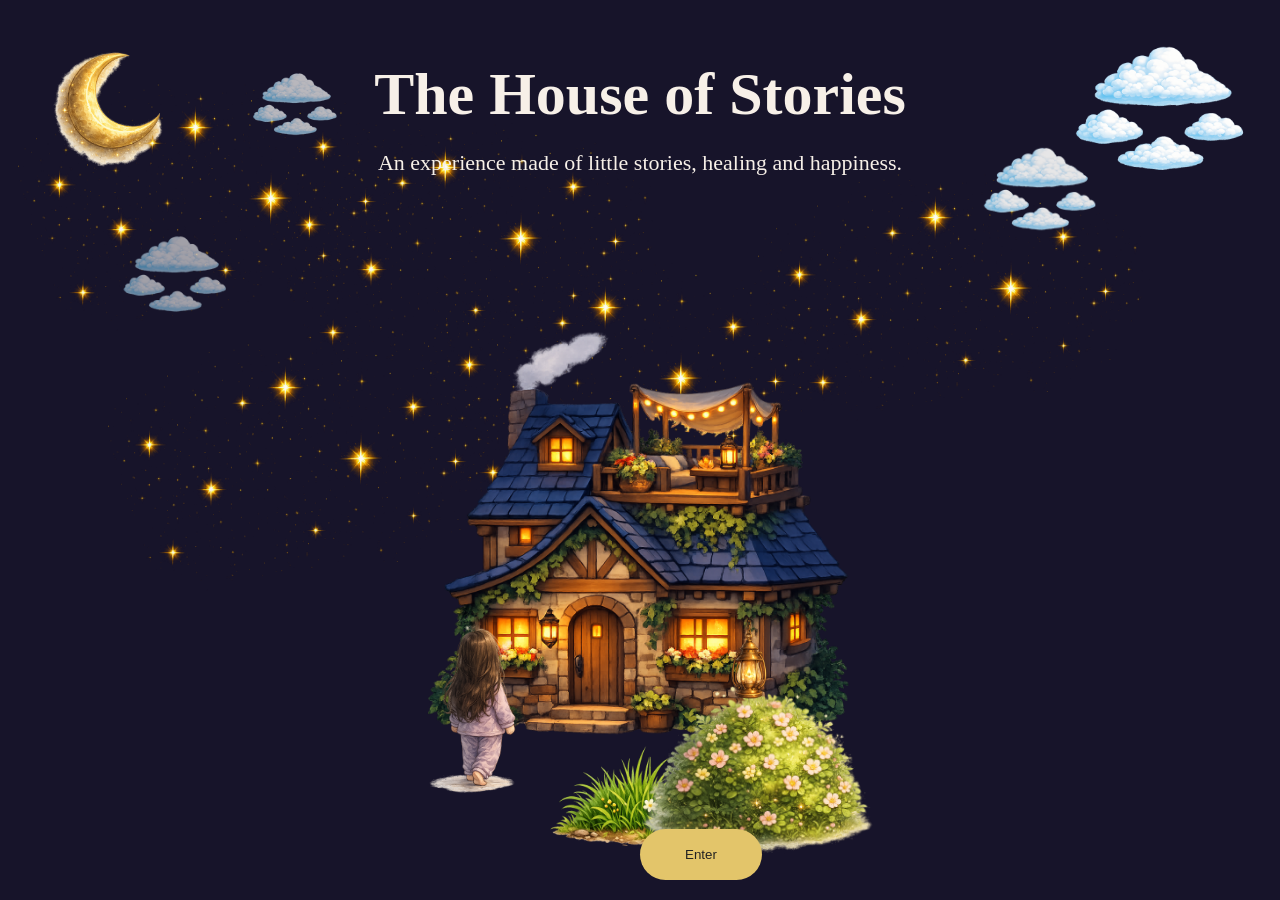
<file: index.html>
<head>

<title>House of Stories</title>

<link rel="stylesheet" href="style.css">

</head>
<body>

<section id="outsideScene" class="outside-scene">
     <img
    id="cat_sleep"
    class="cat"
    src="assets/characters/cat_sleeping.png">

    <img class="moon"
         src="assets/effects/moon.png">

    <img class="stars"
         src="assets/effects/stars.png">
    <img class="stars stars1" src="assets/effects/stars.png">

    <img class="stars stars2" src="assets/effects/stars.png">

    <img class="stars stars3" src="assets/effects/stars.png">

    <img class="stars stars4" src="assets/effects/stars.png">

    <!-- <img class="clouds"
         src="assets/effects/clouds.png"> -->
    <img class="cloud cloud1" src="assets/effects/clouds.png">

    <img class="cloud cloud2" src="assets/effects/clouds.png">

    <img class="cloud cloud3" src="assets/effects/clouds.png">

    <img class="cloud cloud4" src="assets/effects/clouds.png">
    
    <img class="house"
         src="assets/objects/house.png">

    <!-- <img class="tree"
         src="assets/effects/tree.png"> -->

    <img class="grass"
         src="assets/effects/grass.png">

    <img class="bush"
         src="assets/effects/bush.png">

    <img class="girl" id="girl"
         src="assets/characters/girl1.png">
     

    <img class="lantern"
         src="assets/objects/lantern.png">

    <h1>The House of Stories</h1>

    <p>
        An experience made of little stories,
        healing and happiness.
    </p>
    <button id="enterButton" class="main-button">Enter</button>

</section>

<script src="script.js"></script>

</body>
</file>
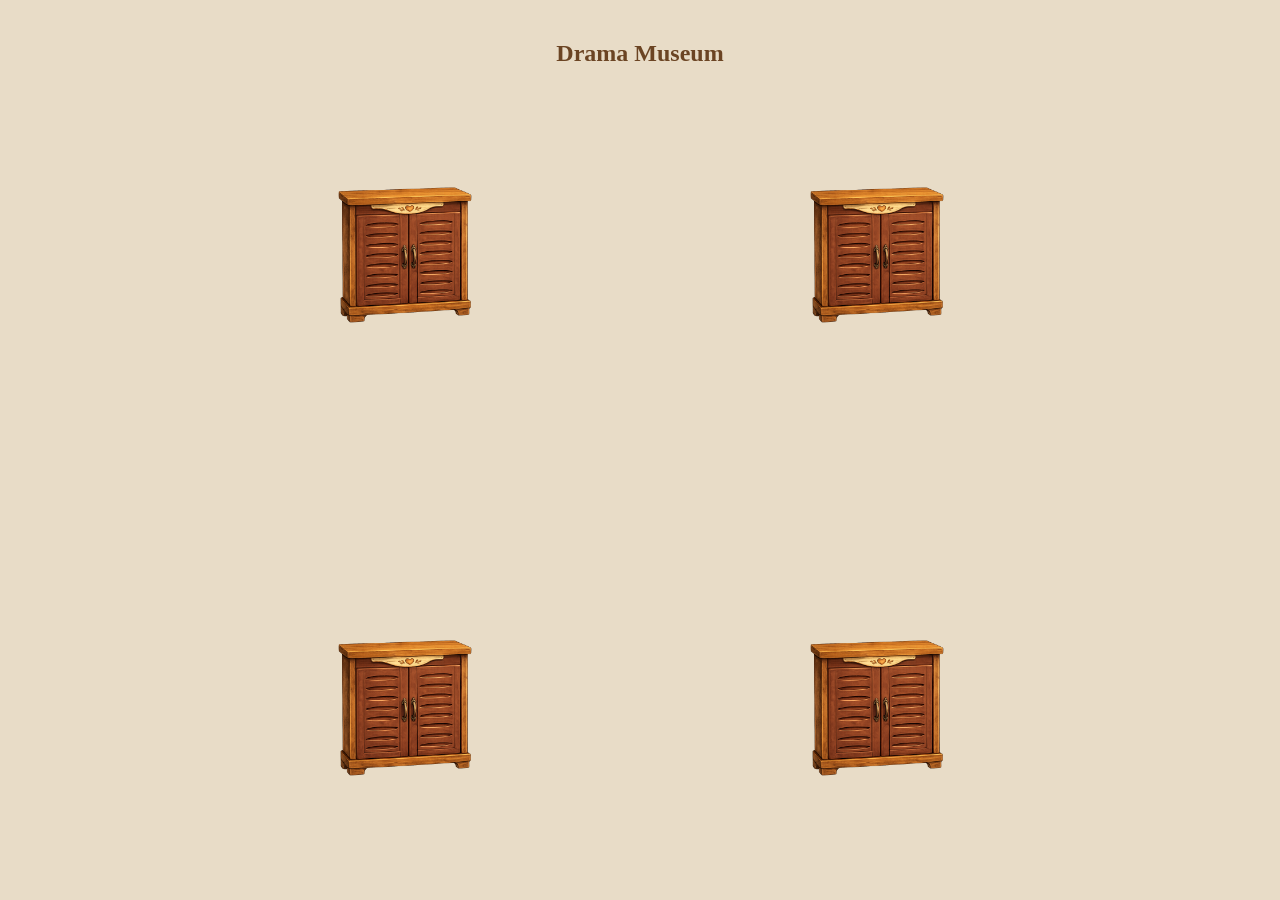
<file: pages/drama.html>
<!DOCTYPE html>
<html lang="en">
    <head>

    <meta charset="UTF-8">
    <meta name="viewport" content="width=device-width, initial-scale=1.0">

    <title>Drama</title>

    <link rel="stylesheet" href="../style.css">

    </head>
    <body>
        <section class="drama-scene">

            <h1>Drama Museum</h1>

            <img
                id="cupboard1"
                class="cupboard cupboard1"
                src="../assets/minigame_objects/cupboard.png">

            <img
                id="cupboard2"
                class="cupboard cupboard2"
                src="../assets/minigame_objects/cupboard.png">

            <img
                id="cupboard3"
                class="cupboard cupboard3"
                src="../assets/minigame_objects/cupboard.png">

            <img
                id="cupboard4"
                class="cupboard cupboard4"
                src="../assets/minigame_objects/cupboard.png">

            <div id="overlay" class="overlay hidden">

                <div id="dramaCard" class="drama-card">

                    <!-- <img
                        class="paper-image"
                        src="../assets/ui/papernote.png"> -->

                    <div class="drama-paper-text">

                        <img
                            class="drama-photo"
                            src="../assets/photos/happinessphoto.png">

                        <h2>Guess the Drama</h2>
                        <div class="answer-row">
                            <input
                            id="answer"
                            type="text"
                            placeholder="Type your answer">

                            <button
                                id="submitAnswer"
                                class="submit-button">

                                Submit

                            </button>
                        </div>
                        

                    </div>

                </div>
                <div id="correctCard" class="drama-card hidden">

                    <h2>✨ Correct! ✨</h2>

                    <p>

                        Here's <b>Happiness</b> for you.
                        <br><br>
                        I hope it makes your day a little brighter.

                    </p>

                    <button id="closeMusic" class="submit-button">

                        Close

                    </button>

                </div>


            </div>
            <button
                id="backHall"
                class="restart-button hidden">

                ← Back to Hall

            </button>
        </section>
        <audio
            id="happyMusic"
            src="../assets/music/happiness.mpeg">
        </audio>

        
        <script src="../drama.js"></script>
        

    </body>
</file>
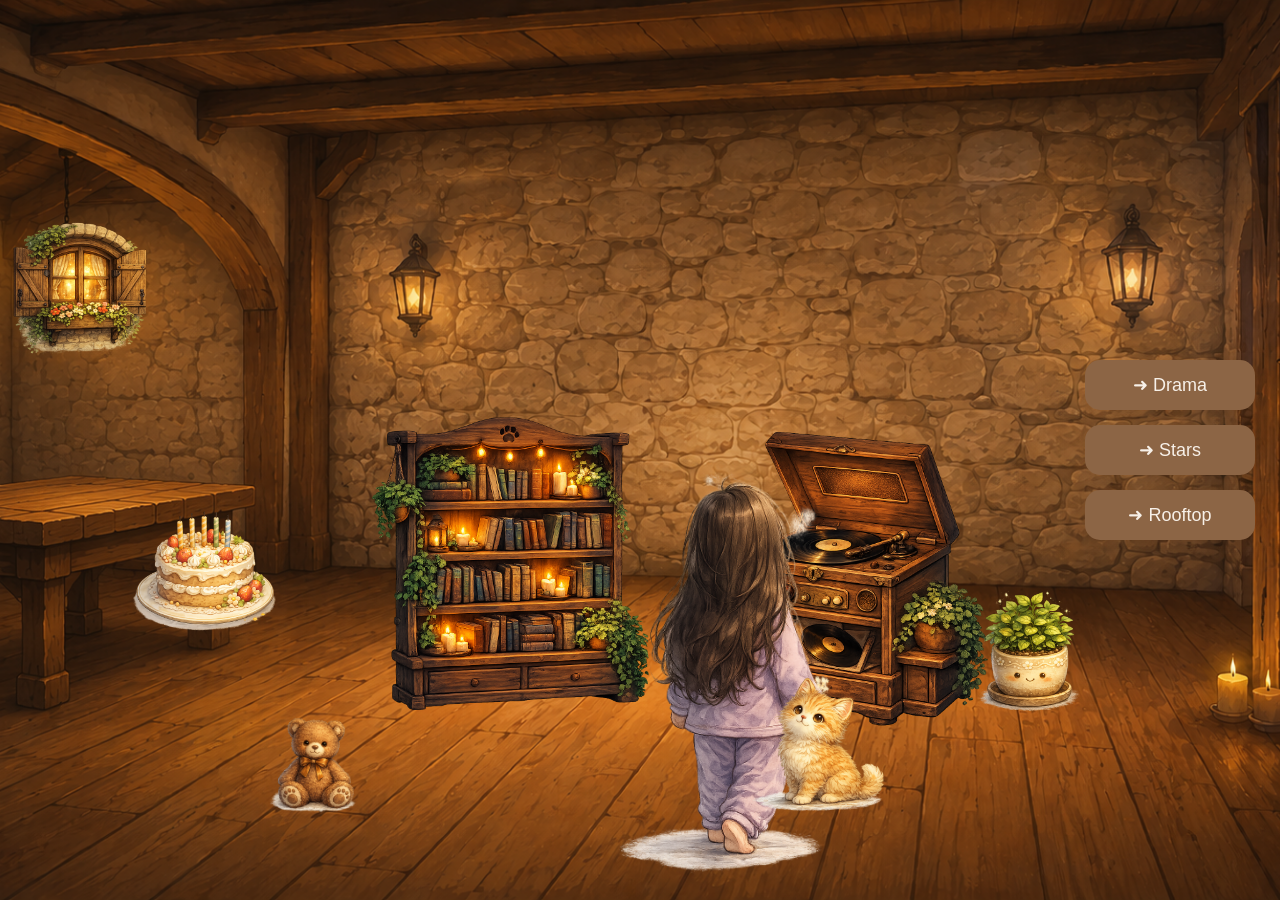
<file: pages/hall.html>
<!DOCTYPE html>
<html lang="en">
    <head>

    <meta charset="UTF-8">
    <meta name="viewport" content="width=device-width, initial-scale=1.0">

    <title>Hall</title>

    <link rel="stylesheet" href="../style.css">

    </head>
    <body>

    <section class="hall-scene">

        <img class="hall-background"
            src="../assets/backgrounds/hall.png">

        <img
        class="hall-girl"
        src="../assets/characters/girl1.png">

        <img
        class="hall-cat"
        src="../assets/characters/cat_lookingup.png">

        <img
        id="window"
        class="window"
        src="../assets/objects/window.png">
        <img
        class="bookshelf" id="bookshelf"
        src="../assets/objects/bookshelf.png">
        <img
        class="plant"
        src="../assets/objects/plant.png">
        <img
        class="radio"
        src="../assets/objects/radio.png">
        <img
        class="teddy"
        src="../assets/objects/teddy.png">
        <img
        class="cake" id="cake"
        src="../assets/objects/cake_off.png">

        <div id="overlay" class="overlay hidden">

        <div id="paperNote" class="paper-note">

            <img
                class="paper-image"
                src="../assets/ui/papernote.png">

            <div class="paper-text">

                <h2>The Future</h2>

                <p>
                    The pages we haven't turned yet...
                    <br><br>
                    <br><br>
                    Some stories are still waiting
                    to be written.
                </p>

                <button id="closeNote" class="main-button">
                    Continue
                </button>

            </div>

        </div>
        <div id="booksMenu" class="books-menu hidden">

            <div class="letters-menu">

                <button id="letter1">Letter 1</button>
                <button id="letter2">Letter 2</button>

            </div>

            <img
                class="books-image"
                src="../assets/objects/books.png">

        </div>
        <div id="letterNote" class="paper-note hidden">

            <img
                class="paper-image"
                src="../assets/ui/papernote.png">

            <div class="paper-text">

                <h2 id="letterTitle"></h2>

                <p id="letterContent"></p>

                <button
                    id="closeLetter"
                    class="main-button">

                    Close

                </button>

            </div>

        </div>
        <div id="radioNote" class="paper-note hidden">

            <img
                class="paper-image"
                src="../assets/ui/papernote.png">

            <div class="paper-text">

                <!-- <h2></h2> -->

                <p>

                    Don't forget
                    <br><br>
                    <br><br>
                    to be happy.

                </p>

                <button
                    id="playMusic"
                    class="main-button">

                    Continue

                </button>

            </div>

        </div>


        </div>


        <audio
            id="happyMusic"
            src="../assets/music/happiness.mpeg">
        </audio>
        <div class="room-menu">

            <button id="dramaRoom">➜ Drama</button>

            <button id="starsRoom">➜ Stars</button>

            <button id="roofRoom">➜ Rooftop</button>

        </div>
        

    </section>
    <script src="../hall.js?v=1"></script>
    </body>
</html>
</file>
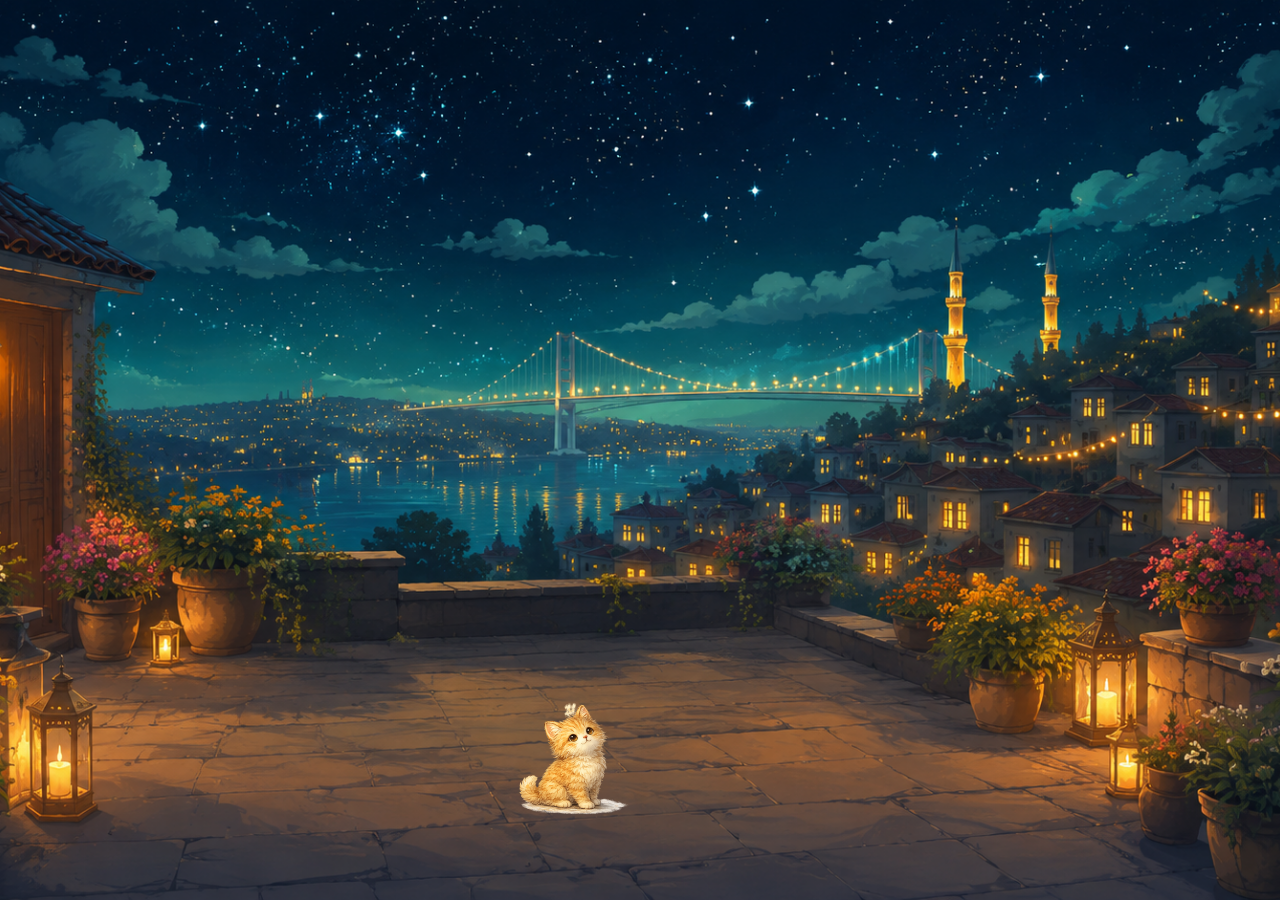
<file: pages/rooftop.html>
<!DOCTYPE html>
<html lang="en">

<head>

<meta charset="UTF-8">

<meta name="viewport"
content="width=device-width, initial-scale=1.0">

<title>Rooftop</title>

<link rel="stylesheet"
href="../style.css">

</head>

<body>
<section class="rooftop-scene">

    <img
        class="rooftop-background"
        src="../assets/backgrounds/rooftop.png">

    <img
        id="cat"
        class="rooftop-cat"
        src="../assets/characters/cat_lookingup.png">

    <img
        id="girl"
        class="rooftop-girl hidden"
        src="../assets/characters/girl2.png">

    <div id="birthdayNote" class="birthday-note hidden">

        <h1>Happy Birthday</h1>

        <h2>Sree Ranjini 🎂</h2>

        <p>

            Thank you for walking through
            this little House of Stories.

            <br><br>

            I hope this year brings you

            peace,

            healing,

            laughter,

            beautiful memories,

            and dreams that finally come true.

            <br><br>

            With love,

            <br>

            <b>Gayi ❤️</b>

        </p>

    </div>
    <button
    id="restartButton"
    class="restart-button hidden">

        Restart Journey

    </button>
    
    <div id="glow" class="glow hidden"></div>

</section>

<script src="../rooftop.js"></script>

</body>

</html>
</file>
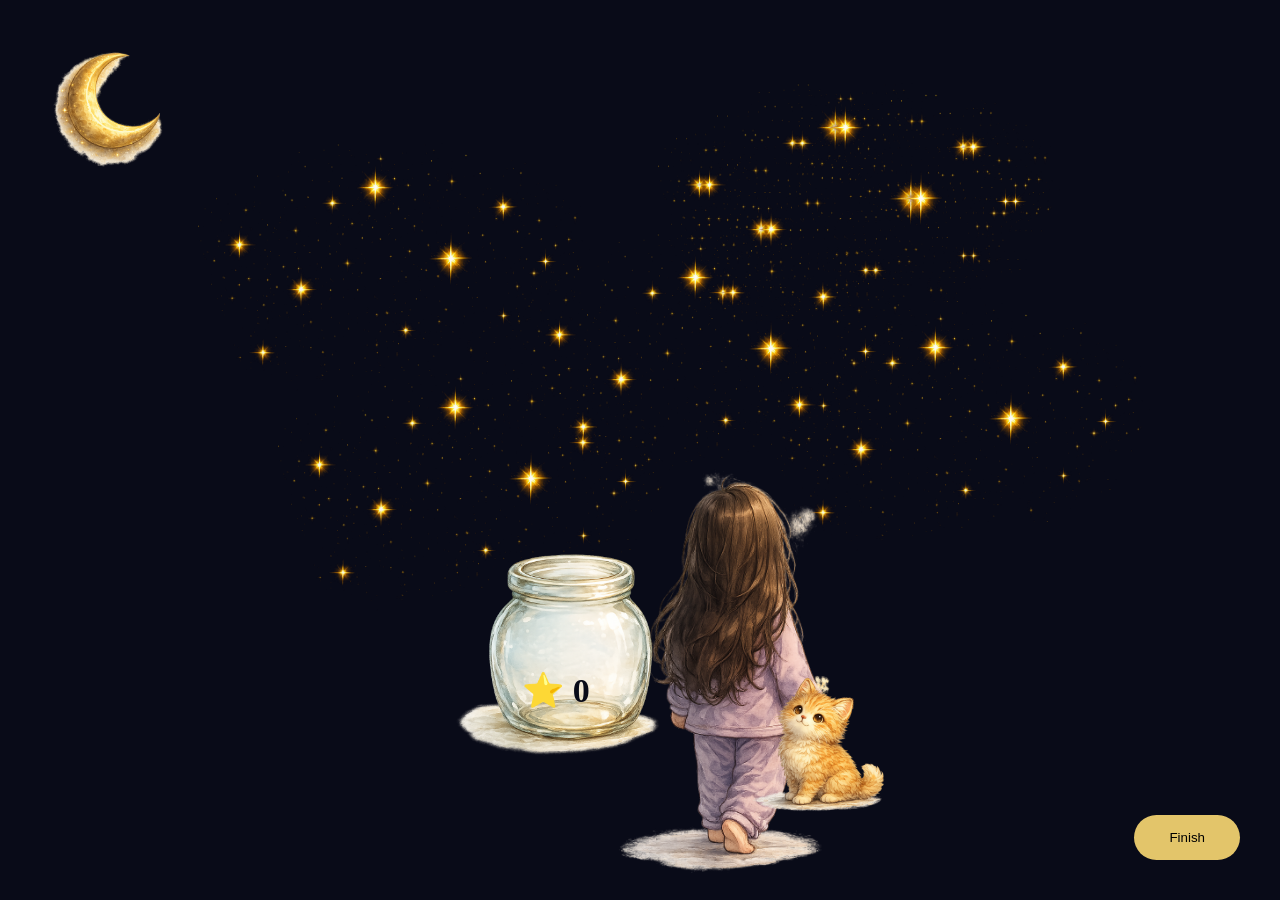
<file: pages/stars.html>
<!DOCTYPE html>
<html lang="en">

<head>

    <meta charset="UTF-8">
    <meta name="viewport" content="width=device-width, initial-scale=1.0">

    <title>Catch the Stars</title>

    <link rel="stylesheet" href="../style.css">

</head>

<body>

<section class="stars-scene">
    <div id="gameScene">
        <!-- Moon -->

        <img class="moon"
            src="../assets/effects/moon.png">

        <!-- Floating Stars -->

        <img class="star star1"
            src="../assets/effects/stars.png">

        <img class="star star2"
            src="../assets/effects/stars.png">

        <img class="star star3"
            src="../assets/effects/stars.png">

        <img class="star star4"
            src="../assets/effects/stars.png">

        <img class="star star5"
            src="../assets/effects/stars.png">

        <img class="star star6"
            src="../assets/effects/stars.png">

        <!-- Jar -->

        <img class="jar"
            src="../assets/objects/jar.png">
        <div id="starCounter" class="star-counter">

            ⭐ 0

        </div>

        <!-- Girl -->

        <img class="hall-girl"
            src="../assets/characters/girl1.png">

        <!-- Cat -->

        <img class="hall-cat"
            src="../assets/characters/cat_lookingup.png">
        <button id="finishStars" class="finish-button">

            Finish

        </button>
    </div>
    <img
        id="constellation" class="constellation hidden" 
        src="../assets/minigame_objects/constellation.png">

</section>

<script src="../stars.js"></script>

</body>

</html>
</file>
<file: style.css>
/* ===========================
   HOUSE OF STORIES COLORS
=========================== */

:root{

    --bg-dark:#17142A;

    --bg-light:#2A2545;

    --cream:#F7F0E8;

    --gold:#E3C56A;

    --brown:#8C6545;

    --pink:#E8A9B5;

    --green:#8FB98B;
    --speed-fast:.2s;

    --speed-normal:.4s;

    --speed-slow:.8s;
}
*{

    margin:0;

    padding:0;

    box-sizing:border-box;

}
body{
    background: var(--bg-dark);
    color: var(--cream);
}
.container{

    text-align:center;

}
.outside-scene h1{

    position:absolute;

    top:60px;

    left:50%;

    transform:translateX(-50%);

    color:var(--cream);

    font-size:60px;

}
.outside-scene p{

    position:absolute;

    top:150px;

    left:50%;

    transform:translateX(-50%);

    font-size:22px;

}
.main-button{

    position:absolute;

    bottom:20px;

    left:50%;

    background:var(--gold);

    color:#222;

    border:none;

    padding:18px 45px;

    border-radius:50px;

    cursor:pointer;
    transition:
    transform .25s ease,
    opacity .25s ease;
    
}
.main-button:hover{

    transform:scale(1.05);
    opacity: 0.7;

}
.card{

    background:var(--bg-light);

    border-radius:20px;

    padding:20px;

    border:2px solid rgba(255,255,255,.08);

    box-shadow:0 8px 25px rgba(0,0,0,.3);

}
.outside-scene{

    position:relative;

    width:100%;

    height:100vh;

    overflow:hidden;

    background:#17142A;
    transition:opacity 1.5s ease;
}
.moon{

    position:absolute;

    width:170px;

    top:25px;

    left:25px;

}
.stars{

    position:absolute;

    width:400px;

}
.stars1{

    top:40px;
    width: 520px;
    left:250px;

}
.stars2{

    top:90px;
    width: 520px;
    right:120px;

}
.stars3{

    top:260px;
    width: 520px;
    left:90px;

}
.stars4{

    top:180px;
    width: 520px;
    right:450px;

}
.cloud{

    position:absolute;

}
.cloud1{

    width:180px;

    top:20px;

    right:30px;

}
.cloud2{

    width:120px;

    top:130px;

    right:180px;

    opacity:.9;

}
.cloud3{

    width:90px;

    top:60px;

    left:250px;

    opacity:.7;

}
.cloud4{

    width:110px;

    top:220px;

    left:120px;

    opacity:.6;

}

.house{

    position:absolute;

    width:450px;

    bottom:120px;

    left:50%;

    transform:translateX(-50%);

}
.girl{

    position:absolute;

    width:190px;

    bottom:95px;

    left:30%;
    transition:left 2s ease;
}
.cat{

    position:absolute;

    width:90px;

    bottom:95px;
    transition:left 2s ease;
    left:53%;
    
}
.lantern{

    position:absolute;

    width:90px;

    bottom:190px;

    left:55%;

}
.grass{

    position:absolute;

    width:200px;

    left:50%;

    bottom:0;

    transform:translateX(-50%);

}
.bush{

    position:absolute;

    width:250px;

    bottom:10;

    right:400px;

}
/* .tree{

    width:220px;

    left:40px;

    bottom:40px;

} */
.hall-scene{

    position:relative;

    width:100%;

    height:100vh;

    overflow:hidden;

}
.hall-background{

    position:absolute;

    width:100%;

    height:100%;

    object-fit:cover;

    z-index:0;

}
.hall-girl{

    position:absolute;

    width:470px;

    bottom:0px;

    left:35%;

    z-index:20;

}
.hall-cat{

    position:absolute;

    width:180px;

    bottom:70px;

    left:52%;

    z-index:20;

}
.window{

    position:absolute;

    width:160px;

    left:0px;

    top:210px;

    cursor:pointer;

    transition:.3s;

}

.bookshelf{

    position:absolute;

    width:320px;

    left:350px;

    bottom:170px;

}
.plant{

    position:absolute;

    width:140px;

    right:180px;

    bottom:180px;

}
.radio{

    position:absolute;

    width:320px;

    right:280px;

    bottom:160px;

    z-index:10;

}
.window{
    z-index:10;
}

.bookshelf{
    z-index:10;
}

.plant{
    z-index:10;
}

.teddy{
    z-index:10;
}

.cake{
    z-index:10;
}




.teddy{

    position:absolute;

    width:110px;

    left:260px;

    bottom:80px;

}
.cake{

    position:absolute;

    width:150px;

    left:130px;

    bottom:260px;

}
.bookshelf,
.window,
.radio,
.plant,
.teddy,
.cake{

    cursor:pointer;

    transition:transform .25s ease;

}

.bookshelf:hover,
.window:hover,
.radio:hover,
.plant:hover,
.teddy:hover,
.cake:hover{

    transform:scale(1.05);

}
.overlay{

    position:absolute;

    inset:0;

    background:rgba(0,0,0,.55);

    display:flex;

    justify-content:center;

    align-items:center;

    z-index:100;

}
.hidden{

    display:none;

}
.paper-image{

    width:100%;

}

.paper-note{

    position:relative;

    width:620px;

}
.paper-text{

    position:absolute;

    inset:0;

    display:flex;

    flex-direction:column;

    justify-content:center;

    align-items:center;

    text-align:center;

    padding:70px;
    color: rgb(0,0,0);

}

.books-image{

    width:420px;

}
.books-menu{

    display:flex;

    justify-content:center;

    align-items:center;

    gap:40px;

}
.letters-menu{

    display:flex;

    flex-direction:column;

    gap:15px;

}
.letters-menu button{

    width:150px;

    padding:12px;

    border:none;

    border-radius:15px;

    background:#E3C56A;

    cursor:pointer;

    font-size:18px;

    transition:.25s;

}
.letters-menu button:hover{

    transform:scale(1.05);

}
#letterContent{

    white-space: pre-line;

}
.room-menu{

    position:absolute;

    right:25px;

    top:50%;

    transform:translateY(-50%);

    display:flex;

    flex-direction:column;

    gap:15px;

    z-index:50;

}
.room-menu button{

    width:170px;

    padding:14px;

    border:none;

    border-radius:15px;

    background:#8C6545;

    color:#F7F0E8;

    font-size:18px;

    cursor:pointer;

    transition:.25s;

}
.room-menu button:hover{

    transform:translateX(-8px);

    background:#A5744E;

}
.stars-scene{

    position:relative;

    width:100%;

    height:100vh;

    overflow:hidden;

    background:#090B18;

}
.moon{

    position:absolute;

    width:160px;

    top:30px;

    left:30px;

}
.hall-girl{

    position:absolute;

    width:450px;

    bottom:0;

    left:40%;

}
.hall-cat{

    position:absolute;

    width:170px;

    bottom:70px;

    left:57%;

}
.jar{

    position:absolute;

    width:320px;

    bottom:90px;

    left:32%;

}
.star{

    position:absolute;

    width:140px;

}
.star1{

    top:60px;
    left:180px;

}

.star2{

    top:150px;
    left:500px;

}

.star3{

    top:0px;
    right:220px;

}

.star4{

    top:280px;
    left:260px;

}

.star5{

    top:220px;
    right:120px;

}

.star6{

    top:0px;
    left:650px;

}
@keyframes float{

    0%{

        transform:translateY(0px);

    }

    50%{

        transform:translateY(-12px);

    }

    100%{

        transform:translateY(0px);

    }

}
.star1{
    
    animation-duration:3s;

}

.star2{

    animation-duration:4s;

}

.star3{

    animation-duration:2.7s;

}

.star4{

    animation-duration:3.8s;

}

.star5{

    animation-duration:2.5s;

}

.star6{

    animation-duration:4.2s;

}
.stars,.star1,.star2,.star3,.star4,.star5,.star6{
    width: 420px;
}
.star-counter{

    position:absolute;

    left:40.8%;

    bottom:190px;

    font-size:34px;

    color:white;

    font-weight:bold;

}
.star-counter{
    color: #090B18;
}
.finish-button{

    position:absolute;

    bottom:40px;

    right:40px;

    padding:15px 35px;

    border:none;

    border-radius:40px;

    background:#E3C56A;

    cursor:pointer;

}
.constellation{

    position:absolute;

    width:420px;

    top:120px;

    left:50%;

    transform:translateX(-50%);

}
#gameScene{

    transition:opacity .8s ease;

}
body{

    background: var(--bg-dark);
    color: var(--cream);

    opacity:1;

    transition:opacity 1s ease;

}

.drama-scene{

    position:relative;

    width:100%;

    height:100vh;

    overflow:hidden;

    background:#E8DCC7;

}
.cupboard{

    position:absolute;

    width:220px;

    cursor:pointer;

    transition:.3s;

}

.cupboard:hover{

    transform:scale(1.05);

}
.cupboard1{

    top:180px;
    left:23%;

}

.cupboard2{

    top:180px;
    right:23%;

}

.cupboard3{

    bottom:120px;
    left:23%;

}

.cupboard4{

    bottom:120px;
    right:23%;

}
.drama-scene h1{

    position:absolute;

    top:40px;

    left:50%;

    transform:translateX(-50%);

    color:#6B4423;

}
.drama-photo{

    width:300px;

    border-radius:0px;

    margin-bottom:25px;

}
.answer-row{

    display:flex;

    gap:15px;

    align-items:center;

    margin-top:20px;

}

.drama-paper-text{

    display:flex;

    flex-direction:column;

    align-items:center;

    justify-content:center;

}
.submit-button{

    padding:14px 28px;

    border:none;

    border-radius:14px;

    background:#E3C56A;

    font-size:18px;

}
.drama-paper-text h2{
    color:#3F2A18;
    font-size:34px;

    margin-top:0px;

    margin-bottom:20px;

}
.drama-paper-text input{

    width:320px;

    padding:15px;

    font-size:22px;

    margin-top:20px;

}
.drama-card{

    position:absolute;

    left:50%;

    top:50%;

    transform:translate(-50%,-50%);

    background:#f8f1e7;

    border-radius:20px;

    padding:40px;

    display:flex;

    flex-direction:column;

    align-items:center;

    justify-content:center;

    gap:25px;

}
#answer{

    width:300px;

    padding:14px;

    font-size:20px;

    border:none;

    border-radius:14px;

}
#correctCard{

    text-align:center;

}

#correctCard p{

    position:static;

    transform:none;

    color:#3F2A18;

    font-size:22px;

    margin:20px 0;

}

/* ===========================
   ROOFTOP
=========================== */

.rooftop-scene{

    position:relative;

    width:100%;

    height:100vh;

    overflow:hidden;

}

.rooftop-background{

    position:absolute;

    width:100%;

    height:100%;

    object-fit:cover;

}

.rooftop-cat{

    position:absolute;

    width:170px;

    bottom:95px;

    left:50%;

    transform:translateX(-50%);

    cursor:pointer;

    transition:.5s;

}

.rooftop-cat:hover{

    transform:translateX(-50%) scaleX(-1) scale(1.05);

}
.rooftop-scene{

    position:relative;

    width:100%;

    height:100vh;

    overflow:hidden;

}

.rooftop-background{

    position:absolute;

    width:100%;

    height:100%;

    object-fit:cover;

}
.rooftop-cat{

    position:absolute;
    width:140px;
    left:45%;
    bottom:70px;
    transform:translateX(-50%) scaleX(-1);

}

.rooftop-girl{

    position:absolute;
    width:300px;
    left:45%;
    bottom:0px;
    transform:translateX(-50%);
}
.fade{

    opacity:0;

}
.glow{

    position:absolute;

    inset:0;

    background:radial-gradient(
        circle,
        rgba(255,245,180,.75),
        rgba(255,245,180,0)
    );

    pointer-events:none;

    animation:flash 1.2s ease;

    z-index:5;

}

@keyframes flash{

    0%{

        opacity:0;

        transform:scale(.7);

    }

    40%{

        opacity:1;

        transform:scale(1.2);

    }

    100%{

        opacity:0;

        transform:scale(2);

    }

}
.birthday-note{

    position:absolute;

    top:60px;

    left:50%;

    transform:translateX(-50%);

    width:620px;

    padding:35px;

    text-align:center;

    background:rgba(250,245,235,.92);

    color:#4B2E1D;

    border-radius:25px;

    box-shadow:0 0 30px rgba(255,220,120,.35);

}

.birthday-note h1{

    font-size:48px;

    margin-bottom:15px;

}

.birthday-note h2{

    font-size:32px;

    margin-bottom:25px;

}

.birthday-note p{

    font-size:24px;

    line-height:1.8;

}
.restart-button{

    position:absolute;

    right:40px;

    bottom:35px;

    padding:18px 40px;

    border:none;

    border-radius:40px;

    background:#E3C56A;

    color:#2d2d2d;

    font-size:22px;

    cursor:pointer;

    transition:.3s;

}

.restart-button:hover{

    transform:scale(1.05);

}







.drama-card.hidden{
    display:none;
}

.hidden{
    display:none;
}
</file>
